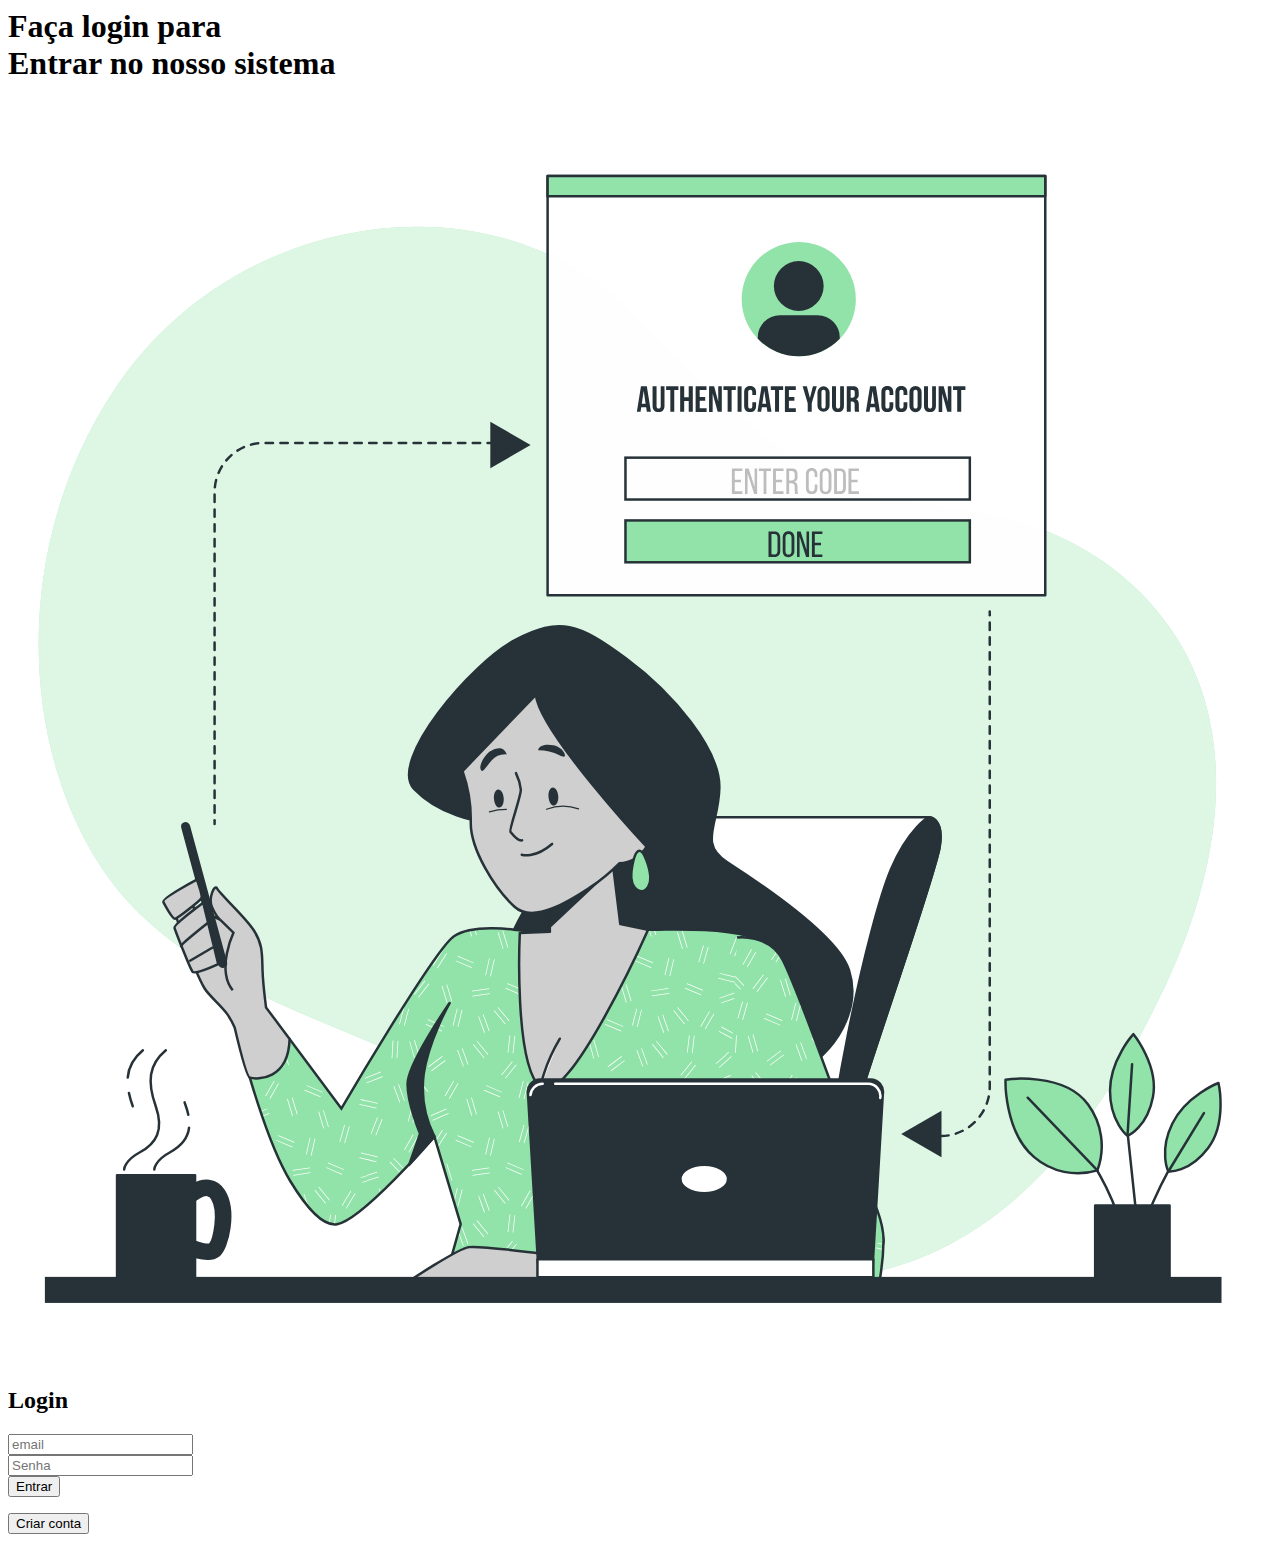
<file: src/app/component/login/login.component.html>
<body class="body-escuro">
  <div class="conteiner cor-fundo col-12 d-flex">
    <div class="left-login col-md-7 d-md-flex d-sm-none">
      <h1>
        Faça login para <br />
        Entrar no nosso sistema
      </h1>
      <img
        src="../../../assets/img/authentication-animate.svg"
        alt="img"
        class="left-image"
      />
    </div>
    <div class="right-login col-md-4 px-5 col-sm-12">
      <div id="b_login">
        <h2 class="h2-1 d-initial">Login</h2>

        <form class="form-1 d-initial">
          <div class="usuario-senha">
            <div class="col-md-12">
              <div>
                <input
                  type="email"
                  name="email"
                  class="form-control w-100"
                  placeholder="email"
                  [(ngModel)]="email"
                  required
                />
              </div>
            </div>
            <div class="col-md-12">
              <div>
                <input
                  type="password"
                  name="senha"
                  class="form-control w-100"
                  aria-describedby="passwordHelpBlock"
                  id="password"
                  placeholder="Senha"
                  [(ngModel)]="password"
                  required
                />
              </div>
            </div>
          </div>
          <div id="login">
            <button
              type="submit"
              class="btn btn-primary btn-lg JUS w-100 botao-login"
              (click)="login()"
            >
              Entrar
            </button>
          </div>
        </form>

        <div class="cadastro">
          <button
            type="button"
            class="btn btn-primary btn-lg JUS w-100 botao-login"
            (click)="register()"
          >
            Criar conta
          </button>
        </div>
      </div>
    </div>
  </div>
</body>
</file>
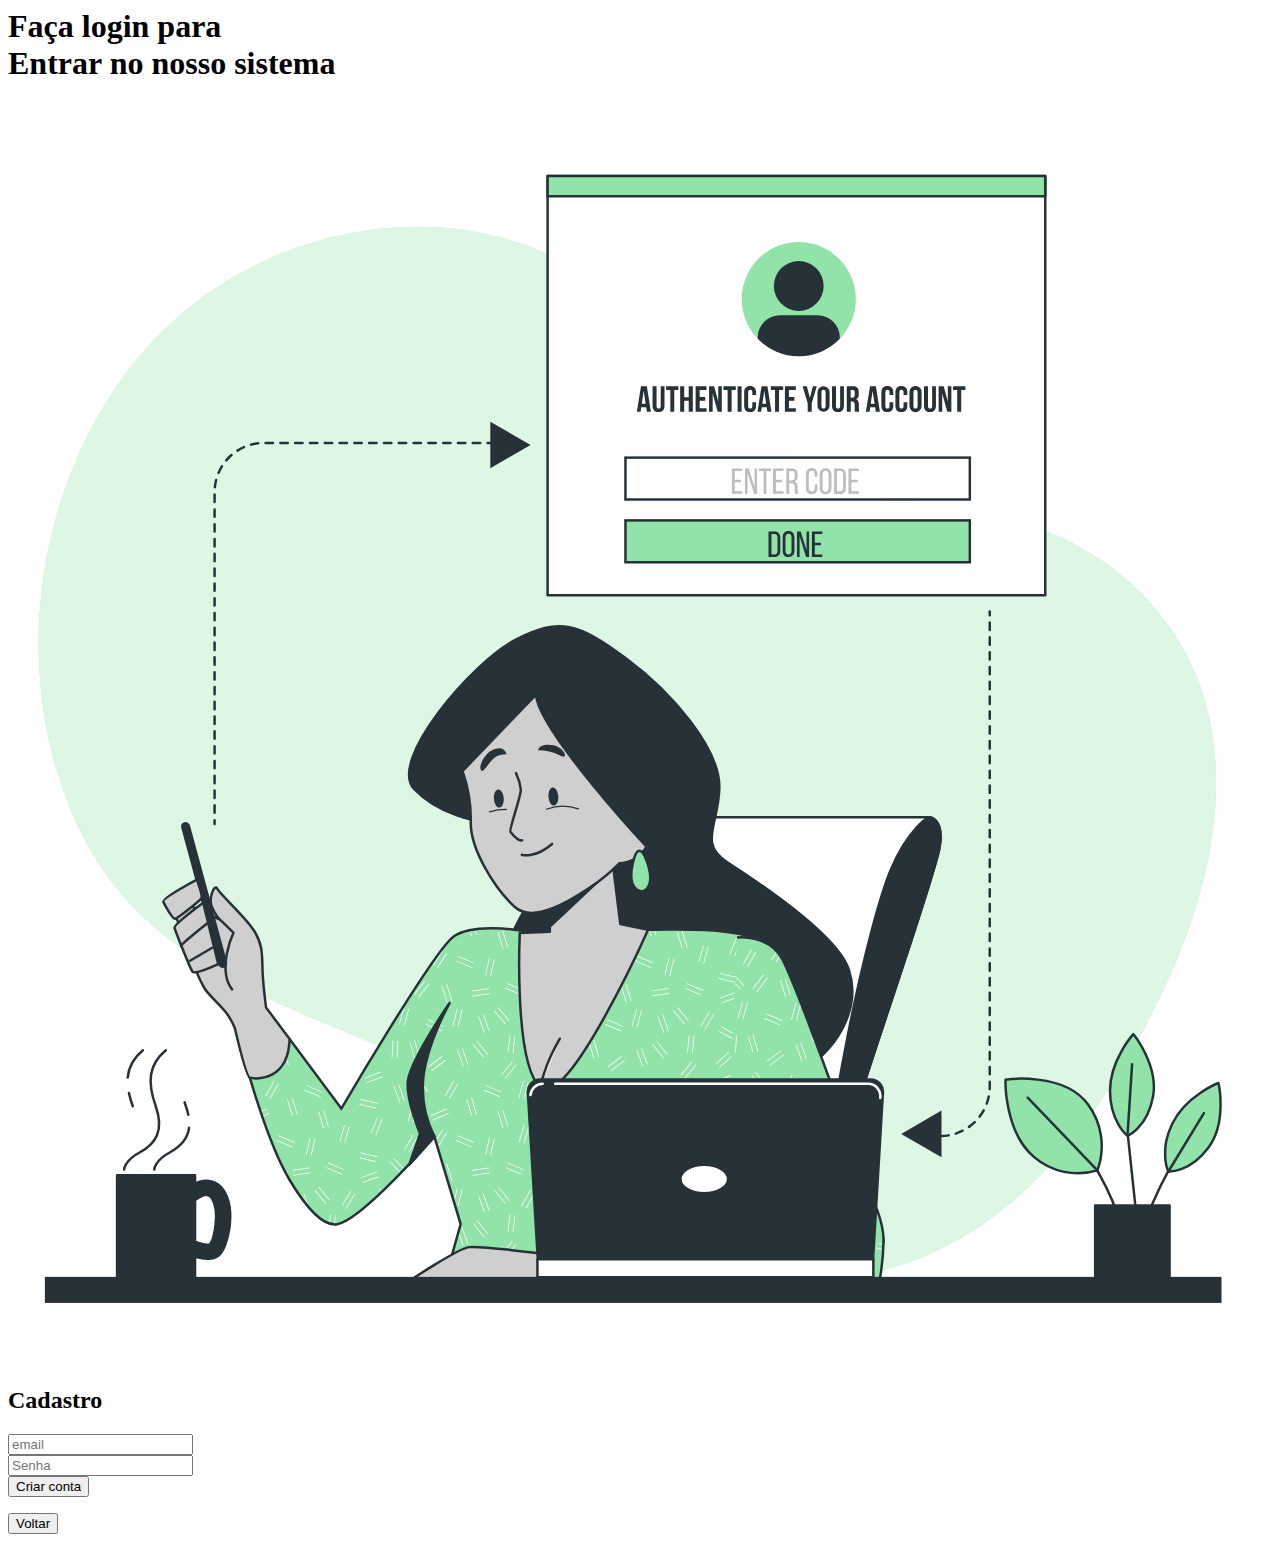
<file: src/app/component/register/register.component.html>
<body class="body-escuro">
  <div class="conteiner cor-fundo col-12 d-flex">
    <div class="left-login col-md-7 d-md-flex d-sm-none">
      <h1>
        Faça login para <br />
        Entrar no nosso sistema
      </h1>
      <img
        src="../../../assets/img/authentication-animate.svg"
        alt="img"
        class="left-image"
      />
    </div>
    <div class="right-login col-md-4 px-5 col-sm-12">
      <div id="b_login">
        <h2 class="h2-1 d-initial">Cadastro</h2>

        <form class="form-1 d-initial">
          <div class="usuario-senha">
            <div class="col-md-12">
              <div>
                <input
                  type="email"
                  name="email"
                  class="form-control w-100"
                  placeholder="email"
                  [(ngModel)]="email"
                  required
                />
              </div>
            </div>
            <div class="col-md-12">
              <div>
                <input
                  type="password"
                  name="senha"
                  class="form-control w-100"
                  aria-describedby="passwordHelpBlock"
                  id="password"
                  placeholder="Senha"
                  [(ngModel)]="password"
                  required
                />
              </div>
            </div>
          </div>
          <div id="login">
            <button
              type="button"
              class="btn btn-primary btn-lg JUS w-100 botao-login"
              (click)="register()"
            >
              Criar conta
            </button>
          </div>
        </form>
        <div class="cadastro">
          <button
            type="button"
            class="btn btn-primary btn-lg JUS w-100 botao-login"
            (click)="goBack()"
          >
          Voltar
          </button>
        </div>
      </div>
    </div>
  </div>
</body>
</file>
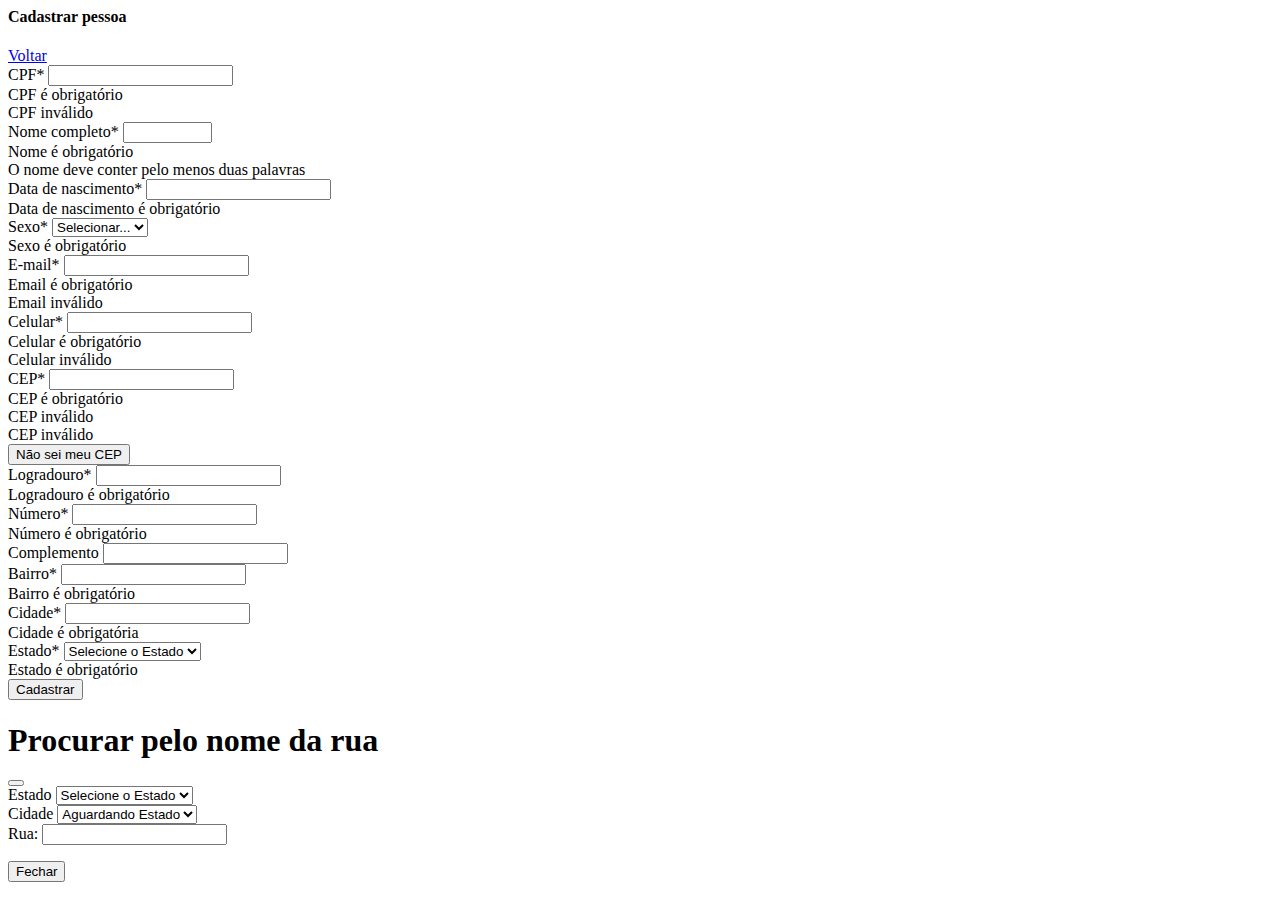
<file: src/app/component/dashboard/add-person/add-person.component.html>
<body class="cor-fundo">
  <div class="container pt-5">
    <div class="">
      <div class="table-wrapper">
      
        <div class="table-title mb-3">
          <div class="row">
            <div class="col-md-12">
              <div class="d-flex justify-content-between">
                <div class="col-md-6 px-0">
                  <h4><b class="titulo1">Cadastrar pessoa</b></h4>
                </div>
                <div class="col-md-6 px-0 d-flex justify-content-end">
                  <a href="#" routerLink="/dashboard" class="btn btn-success back"
                    ><i class="fa fa-arrow-circle-left"></i> Voltar</a
                  >
                </div>
              </div>
  
            </div>
          </div>
        </div>
  
        <div class="container cor-fundo-form px-5">
          <form #Person="ngForm" class=" row pt-3 g-3">
            <div class="col-md-2">
              <label for="cpf" class="p-t-b-10"
                >CPF<span class="requiredStar">*</span></label
              >
              <input
                type="text"
                id="cpf"
                class="form-input form-control"
                [(ngModel)]="person.cpf"
                name="cpf"
                #cpf="ngModel"
                required
                minlength="11"
                (input)="validateCPF(cpf.value)"
              />
              <div
                *ngIf="isSubmitted && !validCPF"
                class="alert alert-danger validationError"
              >
                <div [hidden]="!cpf.errors?.['required']">CPF é obrigatório</div>
                <div [hidden]="!cpf.errors?.['minlength'] || !validCPF">
                  CPF inválido
                </div>
              </div>
            </div>
    
            <div class="col-md-10">
              <label for="nome" class="p-t-b-10"
                >Nome completo<span class="requiredStar">*</span></label
              >
              <input
                     style="width: 7vw;"
                type="text"
                class="form-control"
                id="nome"
                required
                [(ngModel)]="person.nome"
                name="nome"
                #nome="ngModel"
                [ngClass]="{ 'is-invalid': nome.errors && isSubmitted }"
                pattern="\S+ \S+.*"
              />
              <div
                *ngIf="nome.errors && isSubmitted"
                class="alert alert-danger validationError"
              >
                <div [hidden]="!nome.errors?.['required']">Nome é obrigatório</div>
                <div [hidden]="!nome.errors?.['pattern']">
                  O nome deve conter pelo menos duas palavras
                </div>
              </div>
            </div>
    
            <!-- PRECISA CONSERTAR A DATA, ESTÁ COMO TEXT -->
            <div class="col-md-6">
              <label for="data-nascimento" class="p-t-b-10"
                >Data de nascimento<span class="requiredStar">*</span></label
              >
              <input
                id="datepicker"
                class="form-control"
                [(ngModel)]="person.nascimento"
                #nascimento="ngModel"
                name="nascimento"
                required
              />
              <div
                *ngIf="nascimento.errors && isSubmitted"
                class="alert alert-danger validationError"
              >
                <div [hidden]="!nascimento.errors?.['required']">
                  Data de nascimento é obrigatório
                </div>
              </div>
            </div>
    
            <div class="col-md-6 mt-4">
              <label for="sexo" class="p-t-b-10"
                >Sexo<span class="requiredStar">*</span></label
              >
              <select
                id="sexo"
                class="select form-select"
                [(ngModel)]="person.sexo"
                name="sexo"
                #sexo="ngModel"
                required
              >
                <option value="" disabled selected>Selecionar...</option>
                <option value="Masculino">Masculino</option>
                <option value="Feminino">Feminino</option>
                <option value="Outros">Outros</option>
              </select>
              <div
                *ngIf="sexo.errors && (isSubmitted || sexo.touched)"
                class="select-aviso alert alert-danger validationError"
              >
                <div [hidden]="!sexo.errors?.['required']">Sexo é obrigatório</div>
              </div>
            </div>
    
            <div class="col-md-8">
              <label for="email" class="p-t-b-10"
                >E-mail<span class="requiredStar">*</span></label
              >
              <input
                type="email"
                id="email"
                class="form-control"
                [(ngModel)]="person.email"
                name="email"
                #email="ngModel"
                pattern="[a-zA-Z0-9._%+-]+@[a-zA-Z0-9.-]+\.[a-zA-Z]{2,}"
                required
              />
              <div
                *ngIf="email.errors && isSubmitted"
                class="alert alert-danger validationError"
              >
                <div [hidden]="!email.errors?.['required']">
                  Email é obrigatório
                </div>
                <div
                  [hidden]="!email.errors?.['touched'] && !email.errors?.['pattern']"
                >
                  Email inválido
                </div>
              </div>
            </div>
    
            <div class="col-md-2">
              <label for="celular" class="p-t-b-10"
                >Celular<span class="requiredStar">*</span></label
              >
              <input
                type="tel"
                id="celular"
                class="form-control"
                [(ngModel)]="person.celular"
                name="celular"
                [ngModelOptions]="{ updateOn: 'blur' }"
                (input)="formatCellphone($event)"
                pattern="^\(\d{2}\)\s\d{5}-\d{4}$"
                #celular="ngModel"
                required
              />
              <div
                *ngIf="celular.errors && isSubmitted"
                class="alert alert-danger validationError"
              >
                <div [hidden]="!celular.errors?.['required']">
                  Celular é obrigatório
                </div>
                <div [hidden]="!celular.errors?.['pattern']">Celular inválido</div>
              </div>
            </div>
            
  
            <div class="row">
  
            </div>
            <div class="col-md-4">
              <div class="col-md-4">
                <label for="cep" class="p-t-b-10"
                  >CEP<span class="requiredStar">*</span></label
                >
                <input
                  type="text"
                  id="cep"
                  class="cep form-control"
                  [(ngModel)]="person.cep"
                  #cep="ngModel"
                  name="cep"
                  pattern="\d{5}(-\d{3})?|\d{8}"
                  minlength="8"
                  maxlength="9"
                  required
                />
                <div
                  *ngIf="cep.errors && (isSubmitted || cep.touched)"
                  class="alert alert-danger validationError"
                >
                  <div [hidden]="!cep.errors?.['required']">CEP é obrigatório</div>
                  <div [hidden]="!cep.errors?.['pattern']">CEP inválido</div>
                  <div
                    [hidden]="!cep.errors?.['minlength'] || !cep.errors?.['maxlength']"
                  >
                    CEP inválido
                  </div>
                </div>
              </div>
            </div>
    
            <!-- Button trigger modal -->
            <button
              type="button"
              class="nao-cep btn btn-success"
              data-bs-toggle="modal"
              data-bs-target="#staticBackdrop"
            >
              Não sei meu CEP
            </button>
  
            
    
            <div class="col-md-8">
              <label for="logradouro" class="p-t-b-10"
                >Logradouro<span class="requiredStar">*</span></label
              >
              <input
                type="text"
                id="logradouro"
                class="form-control"
                [(ngModel)]="person.logradouro"
                #logradouro="ngModel"
                name="logradouro"
                required
              />
              <div
                *ngIf="logradouro.errors && isSubmitted"
                class="alert alert-danger validationError"
              >
                <div [hidden]="!logradouro.errors?.['required']">
                  Logradouro é obrigatório
                </div>
              </div>
            </div>
    
            <div class="col-md-2">
              <label for="numero" class="p-t-b-10"
                >Número<span class="requiredStar">*</span></label
              >
              <input
                type="text"
                id="numero"
                class="form-control"
                [(ngModel)]="person.numero"
                #numero="ngModel"
                name="numero"
                required
              />
              <div
                *ngIf="numero.errors && isSubmitted"
                class="alert alert-danger validationError"
              >
                <div [hidden]="!numero.errors?.['required']">
                  Número é obrigatório
                </div>
              </div>
            </div>
    
            <div class="col-md-2">
              <label for="complemento" class="p-t-b-10">Complemento</label>
              <input
                type="text"
                id="complemento"
                class="form-control"
                [(ngModel)]="person.complemento"
                #complemento="ngModel"
                name="complemento"
              />
            </div>
            <div class="col-md-4">
              <label for="bairro" class="p-t-b-10"
                >Bairro<span class="requiredStar">*</span></label
              >
              <input
                type="text"
                id="bairro"
                class="form-control"
                [(ngModel)]="person.bairro"
                #bairro="ngModel"
                name="bairro"
                required
              />
              <div
                *ngIf="bairro.errors && isSubmitted"
                class="alert alert-danger validationError"
              >
                <div [hidden]="!bairro.errors?.['required']">
                  Bairro é obrigatório
                </div>
              </div>
            </div>
    
            <div class="col-md-4">
              <label for="cidade-res" class="p-t-b-10"
                >Cidade<span class="requiredStar">*</span></label
              >
              <input
                type="text"
                id="cidade-res"
                class="form-control"
                [(ngModel)]="person.cidade"
                #cidade="ngModel"
                name="cidade-res"
                required
              />
              <div
                *ngIf="cidade.errors && isSubmitted"
                class="alert alert-danger validationError"
              >
                <div [hidden]="!cidade.errors?.['required']">
                  Cidade é obrigatória
                </div>
              </div>
            </div>
    
            <div class="col-md-4">
              <label for="estado-res" class="p-t-b-10"
                >Estado<span class="requiredStar">*</span></label
              >
              <select
                id="estado-res"
                class="select-estado form-select"
                (change)="carregarCidades()"
                [(ngModel)]="person.estado"
                #estado="ngModel"
                name="estado-res"
                required
              >
                <option value="">Selecione o Estado</option>
              </select>
              <div
              *ngIf="estado.errors && (isSubmitted || estado.touched)"
              class="select-aviso-estado alert alert-danger validationError"
            >
              <div [hidden]="!estado.errors?.['required']">Estado é obrigatório</div>
            </div>
            </div>
    
            
    
            <div class="table-footer mx-3 mb-4">
              <button
                class="btn btn-success"
                (click)="addPerson(Person.form.valid)"
              >
                Cadastrar
              </button>
            </div>
          </form>
          <!-- Modal -->
          <div
          class="modal fade"
          id="staticBackdrop"
          data-bs-backdrop="static"
          data-bs-keyboard="false"
          tabindex="-1"
          aria-labelledby="staticBackdropLabel"
          aria-hidden="true"
          >
            <div class="modal-dialog">
              <div class="modal-content">
                <div class="modal-header">
                  <h1 class="modal-title fs-5" id="staticBackdropLabel">
                    Procurar pelo nome da rua
                  </h1>
                  <button
                    type="button"
                    class="btn-close"
                    data-bs-dismiss="modal"
                    aria-label="Close"
                  ></button>
                </div>
                <div class="modal-body">
                  <div class="col-12">
                    <label for="estado" class="form-label">Estado</label>
                    <select id="estado" class="form-select" (change)="carregarCidades()">
                      <option value="">Selecione o Estado</option>
                    </select>
                  </div>
  
                  <div class="col-12">
                    <label for="cidade" class="form-label">Cidade</label>
                    <select id="cidade" class="form-control">
                      <option value="">Aguardando Estado</option>
                    </select>
                  </div>
  
                  <div class="col-12">
                    <label for="rua" class="form-label">Rua:</label>
                    <input
                      type="text"
                      class="form-control"
                      id="rua"
                      (blur)="carregarRuas()"
                    />
                  </div>
  
                  <ul id="lista-ruas"></ul>
                </div>
                <div class="modal-footer">
                  <button type="button" class="btn btn-secondary" data-bs-dismiss="modal">
                    Fechar
                  </button>
                </div>
              </div>
            </div>
          </div>
        </div>
  
        
      </div>
    </div>

    

  </div>
  
  
</body>
</file>
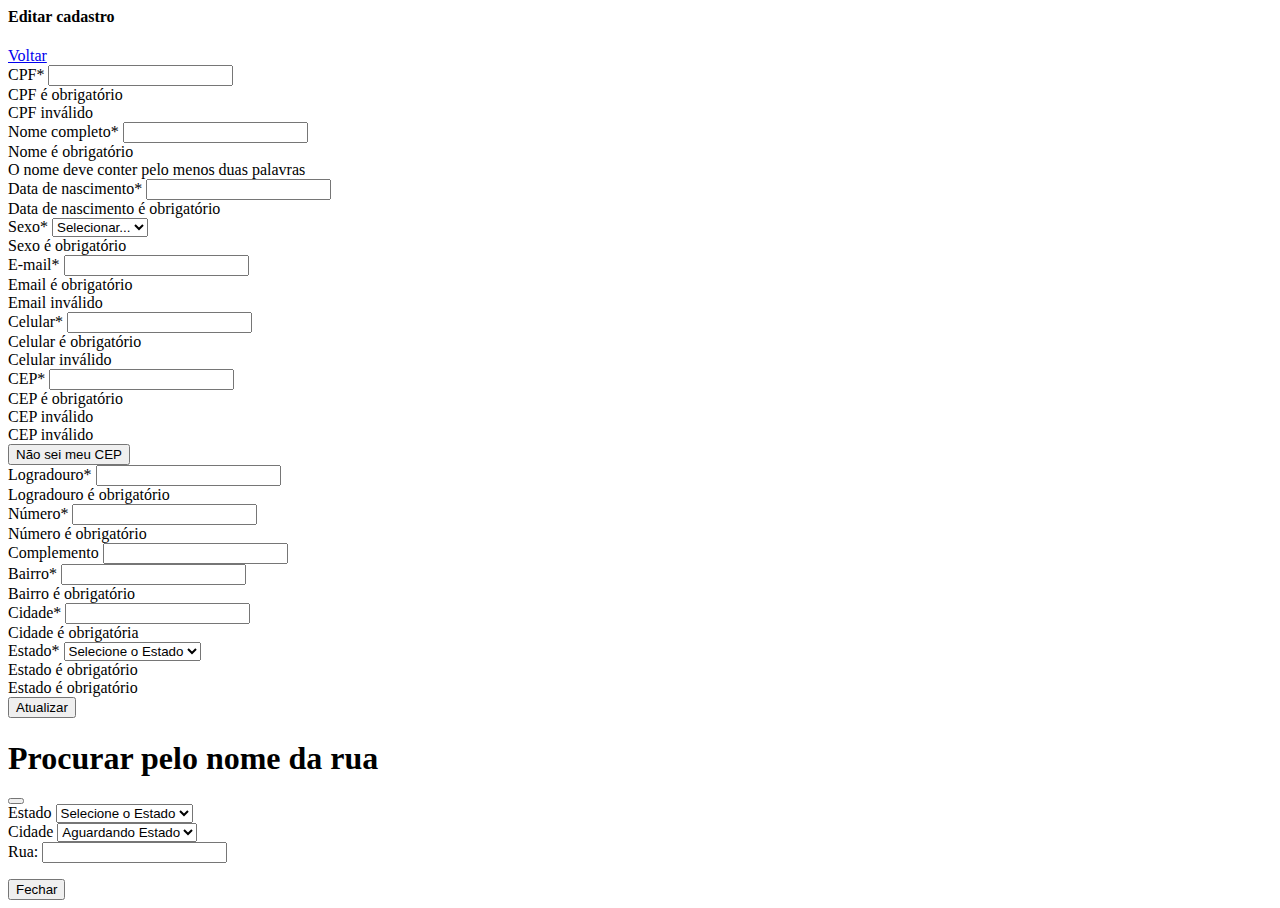
<file: src/app/component/dashboard/edit-person/edit-person.component.html>
<body class="cor-fundo">
  <div class="container pt-5">
    <div class="">
      <div class="table-wrapper">

        <div class="table-title mb-3">
          <div class="row">
            <div class="col-md-12">
              <div class="d-flex justify-content-between">
                <div class="col-sm-6 px-0">
                  <h4><b class="titulo1">Editar cadastro</b></h4>
                </div>
                <div class="col-md-6 px-0 d-flex justify-content-end">
                  <a href="#" routerLink="/dashboard" class="btn btn-success back"
                    ><i class="fa fa-arrow-circle-left"></i> Voltar</a
                  >
                </div>
              </div>
            </div>

            
          </div>
        </div>
  
        <div class="container cor-fundo-form px-5">
          <form #Person="ngForm" class="row pt-3 g-3">
            <div class="col-md-2">
              <label for="cpf" class="p-t-b-10"
                >CPF<span class="requiredStar">*</span></label
              >
              <input
                type="text"
                id="cpf"
                class="form-control"
                [(ngModel)]="editingPerson.cpf"
                name="cpf"
                #cpf="ngModel"
                required
                minlength="11"
                (input)="validateCPF(cpf.value)"
              />
              <div
                *ngIf="isSubmitted && !validCPF"
                class="alert alert-danger validationError"
              >
                <div [hidden]="!cpf.errors?.['required']">CPF é obrigatório</div>
                <div [hidden]="!cpf.errors?.['minlength'] || !validCPF">
                  CPF inválido
                </div>
              </div>
            </div>
    
            <div class="col-md-10">
              <label for="nome" class="p-t-b-10"
                >Nome completo<span class="requiredStar">*</span></label
              >
              <input
                type="text"
                class="form-control"
                id="nome"
                required
                [(ngModel)]="editingPerson.nome"
                name="nome"
                #nome="ngModel"
                [ngClass]="{ 'is-invalid': nome.errors && isSubmitted }"
                pattern="\S+ \S+.*"
              />
              <div
                *ngIf="nome.errors && isSubmitted"
                class="alert alert-danger validationError"
              >
                <div [hidden]="!nome.errors?.['required']">Nome é obrigatório</div>
                <div [hidden]="!nome.errors?.['pattern']">
                  O nome deve conter pelo menos duas palavras
                </div>
              </div>
            </div>
    
            <!-- PRECISA CONSERTAR A DATA, ESTÁ COMO TEXT -->
            <div class="col-md-6">
              <label for="data-nascimento" class="p-t-b-10"
                >Data de nascimento<span class="requiredStar">*</span></label
              >
              <input
                id="datepicker"
                class="form-control"
                [(ngModel)]="editingPerson.nascimento"
                #nascimento="ngModel"
                name="nascimento"
                required
              />
              <div
                *ngIf="nascimento.errors && isSubmitted"
                class="alert alert-danger validationError"
              >
                <div [hidden]="!nascimento.errors?.['required']">
                  Data de nascimento é obrigatório
                </div>
              </div>
            </div>
    
            <div class="col-md-6">
              <label for="sexo" class="p-t-b-10"
                >Sexo<span class="requiredStar">*</span></label
              >
              <select
                id="sexo"
                class="selected form-select"
                [(ngModel)]="editingPerson.sexo"
                name="sexo"
                #sexo="ngModel"
                required
              >
                <option value="" disabled selected>Selecionar...</option>
                <option value="Masculino">Masculino</option>
                <option value="Feminino">Feminino</option>
                <option value="Outros">Outros</option>
              </select>
              <div
                *ngIf="sexo.errors && (isSubmitted || sexo.touched)"
                class="alert alert-danger validationError"
              >
                <div [hidden]="!sexo.errors?.['required']">Sexo é obrigatório</div>
              </div>
            </div>
    
            <div class="col-md-8">
              <label for="email" class="p-t-b-10"
                >E-mail<span class="requiredStar">*</span></label
              >
              <input
                type="email"
                id="email"
                class="form-control"
                [(ngModel)]="editingPerson.email"
                name="email"
                #email="ngModel"
                pattern="[a-zA-Z0-9._%+-]+@[a-zA-Z0-9.-]+\.[a-zA-Z]{2,}"
                required
              />
              <div
                *ngIf="email.errors && isSubmitted"
                class="alert alert-danger validationError"
              >
                <div [hidden]="!email.errors?.['required']">
                  Email é obrigatório
                </div>
                <div
                  [hidden]="!email.errors?.['touched'] && !email.errors?.['pattern']"
                >
                  Email inválido
                </div>
              </div>
            </div>
    
            <div class="col-md-2">
              <label for="celular" class="p-t-b-10"
                >Celular<span class="requiredStar">*</span></label
              >
              <input
                type="tel"
                id="celular"
                class="form-control"
                [(ngModel)]="editingPerson.celular"
                name="celular"
                [ngModelOptions]="{ updateOn: 'blur' }"
                (input)="formatCellphone($event)"
                pattern="^\(\d{2}\)\s\d{5}-\d{4}$"
                #celular="ngModel"
                required
              />
              <div
                *ngIf="celular.errors && isSubmitted"
                class="alert alert-danger validationError"
              >
                <div [hidden]="!celular.errors?.['required']">
                  Celular é obrigatório
                </div>
                <div [hidden]="!celular.errors?.['pattern']">Celular inválido</div>
              </div>
            </div>
    
            <div class="col-md-4">
              <div class="col-md-4">
                <label for="cep" class="p-t-b-10"
                  >CEP<span class="requiredStar">*</span></label
                >
                <input
                  type="text"
                  id="cep"
                  class="cep form-control"
                  [(ngModel)]="editingPerson.cep"
                  #cep="ngModel"
                  name="cep"
                  pattern="\d{5}(-\d{3})?|\d{8}"
                  minlength="8"
                  maxlength="9"
                  required
                />
                <div
                  *ngIf="cep.errors && (isSubmitted || cep.touched)"
                  class="alert alert-danger validationError"
                >
                  <div [hidden]="!cep.errors?.['required']">CEP é obrigatório</div>
                  <div [hidden]="!cep.errors?.['pattern']">CEP inválido</div>
                  <div
                    [hidden]="!cep.errors?.['minlength'] || !cep.errors?.['maxlength']"
                  >
                    CEP inválido
                  </div>
                </div>
              </div>
            </div>
    
            <!-- Button trigger modal -->
            <button
              type="button"
              class="nao-cep btn btn-success"
              data-bs-toggle="modal"
              data-bs-target="#staticBackdrop"
            >
              Não sei meu CEP
            </button>
    
            <div class="col-md-8">
              <label for="logradouro" class="p-t-b-10"
                >Logradouro<span class="requiredStar">*</span></label
              >
              <input
                type="text"
                id="logradouro"
                class="form-control"
                [(ngModel)]="editingPerson.logradouro"
                #logradouro="ngModel"
                name="logradouro"
                required
              />
              <div
                *ngIf="logradouro.errors && isSubmitted"
                class="alert alert-danger validationError"
              >
                <div [hidden]="!logradouro.errors?.['required']">
                  Logradouro é obrigatório
                </div>
              </div>
            </div>
    
            <div class="col-md-2">
              <label for="numero" class="p-t-b-10"
                >Número<span class="requiredStar">*</span></label
              >
              <input
                type="text"
                id="numero"
                class="form-control"
                [(ngModel)]="editingPerson.numero"
                #numero="ngModel"
                name="numero"
                required
              />
              <div
                *ngIf="numero.errors && isSubmitted"
                class="alert alert-danger validationError"
              >
                <div [hidden]="!numero.errors?.['required']">
                  Número é obrigatório
                </div>
              </div>
            </div>
    
            <div class="col-md-2">
              <label for="complemento" class="p-t-b-10">Complemento</label>
              <input
                type="text"
                id="complemento"
                class="form-control"
                [(ngModel)]="editingPerson.complemento"
                #complemento="ngModel"
                name="complemento"
              />
            </div>
            <div class="col-md-4">
              <label for="bairro" class="p-t-b-10"
                >Bairro<span class="requiredStar">*</span></label
              >
              <input
                type="text"
                id="bairro"
                class="form-control"
                [(ngModel)]="editingPerson.bairro"
                #bairro="ngModel"
                name="bairro"
                required
              />
              <div
                *ngIf="bairro.errors && isSubmitted"
                class="alert alert-danger validationError"
              >
                <div [hidden]="!bairro.errors?.['required']">
                  Bairro é obrigatório
                </div>
              </div>
            </div>
    
            <div class="col-md-4">
              <label for="cidade-res" class="p-t-b-10"
                >Cidade<span class="requiredStar">*</span></label
              >
              <input
                type="text"
                id="cidade-res"
                class="form-control"
                [(ngModel)]="editingPerson.cidade"
                #cidade="ngModel"
                name="cidade-res"
                required
              />
              <div
                *ngIf="cidade.errors && isSubmitted"
                class="alert alert-danger validationError"
              >
                <div [hidden]="!cidade.errors?.['required']">
                  Cidade é obrigatória
                </div>
              </div>
            </div>
    
            <div class="col-md-4">
              <label for="estado-res" class="p-t-b-10"
                >Estado<span class="requiredStar">*</span></label
              >
              <select
                id="estado-res"
                class="select-estado form-select"
                (change)="carregarCidades()"
                [(ngModel)]="editingPerson.estado"
                #estado="ngModel"
                name="estado-res"
                required
              >
                <option value="">Selecione o Estado</option>
              </select>
              <div
              *ngIf="estado.errors && (isSubmitted || estado.touched)"
              class="alert alert-danger validationError"
            >
              <div [hidden]="!estado.errors?.['required']">Estado é obrigatório</div>
            </div>
            </div>
    
            <div
              *ngIf="estado.errors && estado.touched"
              class="alert alert-danger validationError"
            >
              <div [hidden]="!estado.errors?.['required']">
                Estado é obrigatório
              </div>
            </div>
    
            <div class="table-footer mx-3 mb-4">
              <button
                class="btn btn-success"
                (click)="editPerson(Person.form.valid)"
              >
                Atualizar
              </button>
            </div>
          </form>
          <!-- Modal -->
          <div
          class="modal fade"
          id="staticBackdrop"
          data-bs-backdrop="static"
          data-bs-keyboard="false"
          tabindex="-1"
          aria-labelledby="staticBackdropLabel"
          aria-hidden="true"
          >
          <div class="modal-dialog">
            <div class="modal-content">
              <div class="modal-header">
                <h1 class="modal-title fs-5" id="staticBackdropLabel">
                  Procurar pelo nome da rua
                </h1>
                <button
                  type="button"
                  class="btn-close"
                  data-bs-dismiss="modal"
                  aria-label="Close"
                ></button>
              </div>
              <div class="modal-body">
                <div class="col-12">
                  <label for="estado" class="form-label">Estado</label>
                  <select id="estado" class="form-select" (change)="carregarCidades()">
                    <option value="">Selecione o Estado</option>
                  </select>
                </div>
          
                <div class="col-12">
                  <label for="cidade" class="form-label">Cidade</label>
                  <select id="cidade" class="form-control">
                    <option value="">Aguardando Estado</option>
                  </select>
                </div>
          
                <div class="col-12">
                  <label for="rua" class="form-label">Rua:</label>
                  <input
                    type="text"
                    class="form-control"
                    id="rua"
                    (blur)="carregarRuas()"
                  />
                </div>
          
                <ul id="lista-ruas"></ul>
              </div>
              <div class="modal-footer">
                <button type="button" class="btn btn-secondary" data-bs-dismiss="modal">
                  Fechar
                </button>
              </div>
            </div>
          </div>
          </div>
        </div>

        
      </div>
    </div>
  </div>
</body>
</file>
